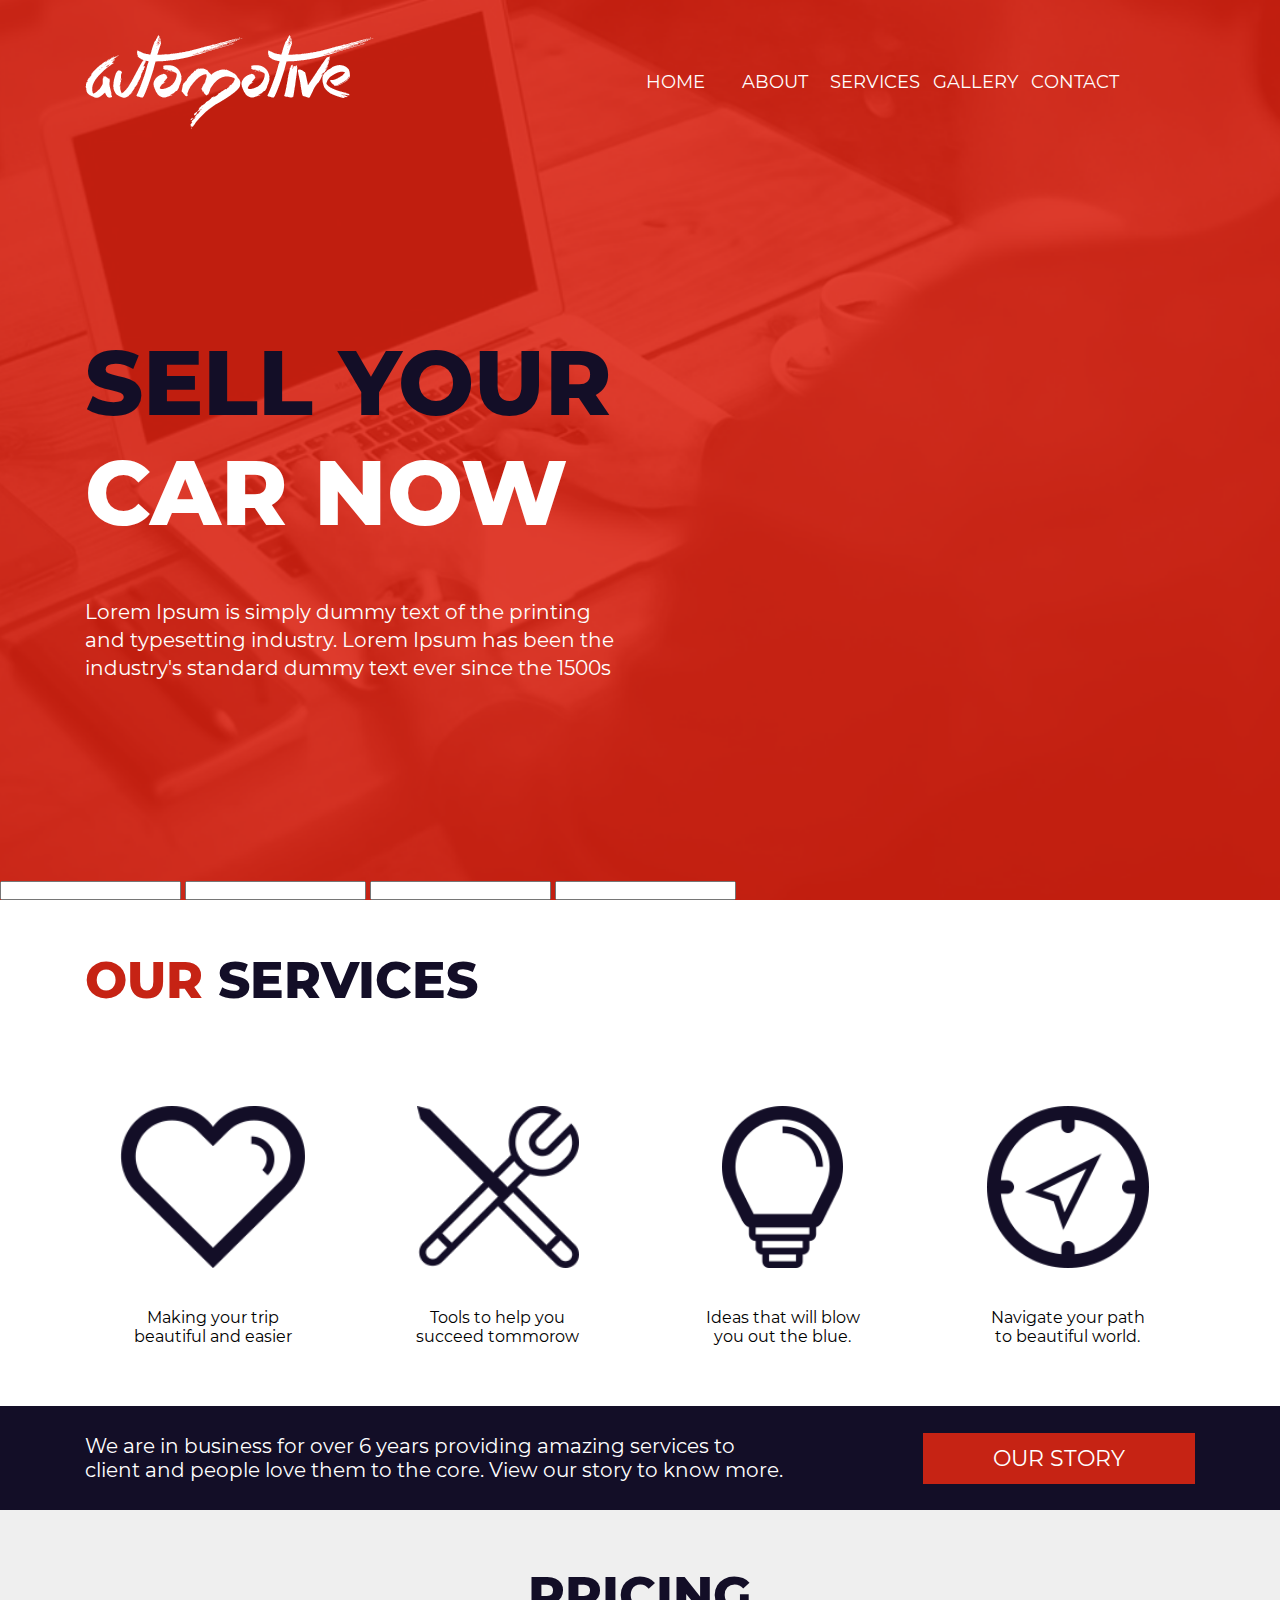
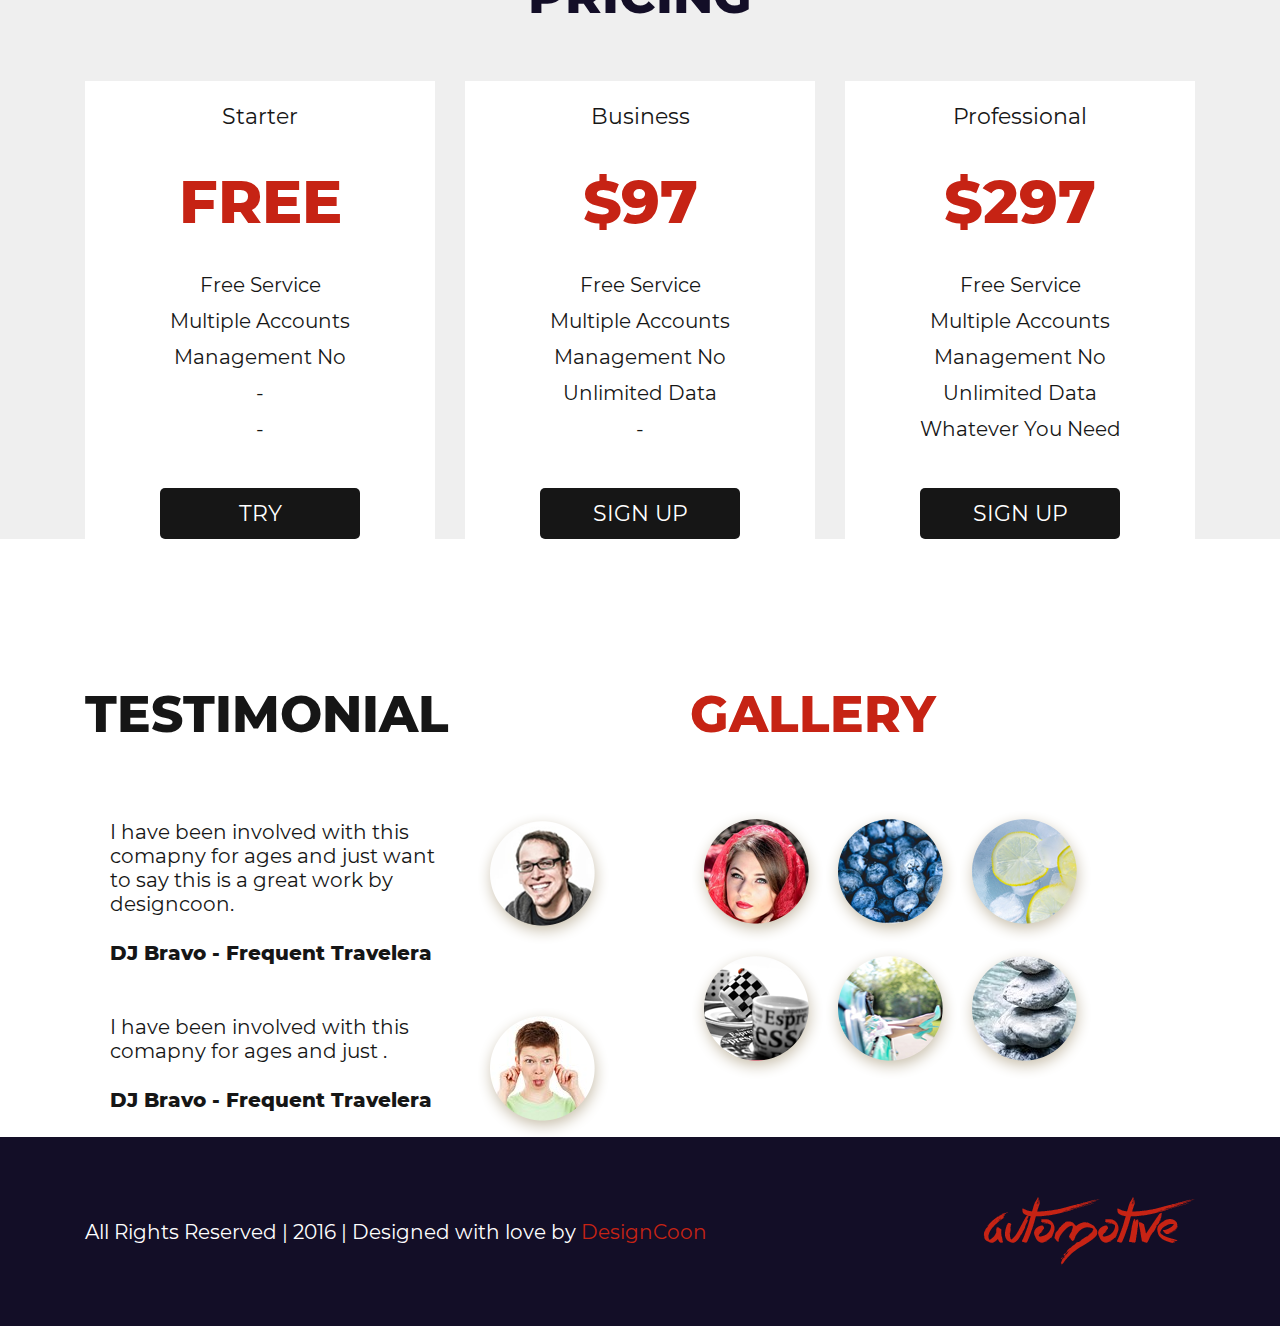
<file: index.html>
<!DOCTYPE html>
<html lang="en">


<body>

    <head>
        <meta charset="UTF-8">
        <meta name="viewport" content="width=device-width, initial-scale=1.0">
        <title>Automative</title>
        <link rel="stylesheet" href="css/fonts.css">
        <link rel="stylesheet" href="css/style.css">
        <link rel="stylesheet" href="css/media.css">
    </head>

    <header class="header d-flex flex-column ">
        <nav class="nav ">
            <div class="container d-flex justify-content-between align-items-center">
                <a href=""><img src="img/Logo.png" alt="" class="logo"></a>
                <ul class="nav__list d-flex justify-content-between">
                    <li><a href="" class="nav__link">HOME</a></li>
                    <li><a href="" class="nav__link">ABOUT</a></li>
                    <li><a href="" class="nav__link">SERVICES</a></li>
                    <li><a href="" class="nav__link">GALLERY</a></li>
                    <li><a href="" class="nav__link">CONTACT</a></li>
                </ul>
            </div>
        </nav>
        <div class="container d-flex flex-column flex-grow-1 justify-content-center align-items-start">
            <h1 class="header__title ">SELL YOUR <span class="header__title_color">CAR NOW</span> </h1>
            <p class="header__text">Lorem Ipsum is simply dummy text of the printing and typesetting industry. Lorem
                Ipsum has been the industry's standard dummy text ever since the 1500s</p>
        </div>
        <form class="form">
            <input type="text">
            <input type="text">
            <input type="text">
            <input type="text">
        </form>

    </header>
    <main class="main">
        <section class="services">
            <div class="container">
                <h3 class="services__title"> <span class="services__title_color">OUR</span> SERVICES</h3>
                <div class="row">
                    <div class="col-3">
                        <div class="icon d-flex flex-column align-items-center">
                            <img class="icon__img" src="img/heart.png" alt="">
                            <p class="icon__text text-center">Making your trip
                                beautiful and easier</p>
                        </div>
                    </div>
                    <div class="col-3">
                        <div class="icon d-flex flex-column align-items-center">
                            <img class="icon__img" src="img/tools.png" alt="">
                            <p class="icon__text text-center">Tools to help you
                                succeed tommorow</p>
                        </div>
                    </div>
                    <div class="col-3">
                        <div class="icon d-flex flex-column align-items-center">
                            <img class="icon__img" src="img/light.png" alt="">
                            <p class="icon__text text-center">Ideas that will blow
                                you out the blue.</p>
                        </div>
                    </div>
                    <div class="col-3">
                        <div class="icon d-flex flex-column align-items-center">
                            <img class="icon__img" src="img/time.png" alt="">
                            <p class="icon__text text-center">Navigate your path
                                to beautiful world.</p>
                        </div>
                    </div>
                </div>

            </div>
        </section>
        <section class="story">
            <div class="container d-flex justify-content-between align-items-center">
                <p class="story__text">We are in business for over 6 years providing amazing services to client
                    and people love them to the core. View our story to know more.</p>
                <a class="story__link" href="">OUR STORY</a>
            </div>
        </section>
        <section class="pricing">
            <div class="container">
                <h3 class="pricing__title text-center">PRICING</h3>
                <div class="row">
                    <div class="col-4">
                        <div class="card text-center">
                            <p class="card__name">Starter</p>
                            <p class="card__price">FREE</p>
                            <ul class="card__list">
                                <li class="card__item">Free Service</li>
                                <li class="card__item">Multiple Accounts</li>
                                <li class="card__item">Management No</li>
                                <li class="card__item">-</li>
                                <li class="card__item">-</li>
                            </ul>
                            <a href="#!" class="card__link d-flex align-items-center justify-content-center"> TRY</a>
                        </div>
                    </div>
                    <div class="col-4">
                        <div class="card text-center">
                            <p class="card__name">Business</p>
                            <p class="card__price">$97</p>
                            <ul class="card__list">
                                <li class="card__item">Free Service</li>
                                <li class="card__item">Multiple Accounts</li>
                                <li class="card__item">Management No</li>
                                <li class="card__item">Unlimited Data</li>
                                <li class="card__item">-</li>
                            </ul>
                            <a href="#!" class="card__link d-flex align-items-center justify-content-center"> SIGN
                                UP</a>
                        </div>
                    </div>
                    <div class="col-4">
                        <div class="card text-center">
                            <p class="card__name">Professional</p>
                            <p class="card__price">$297</p>
                            <ul class="card__list">
                                <li class="card__item">Free Service</li>
                                <li class="card__item">Multiple Accounts</li>
                                <li class="card__item">Management No</li>
                                <li class="card__item">Unlimited Data</li>
                                <li class="card__item">Whatever You Need</li>
                            </ul>
                            <a href="#!" class="card__link d-flex align-items-center justify-content-center"> SIGN
                                UP</a>
                        </div>
                    </div>
                </div>
            </div>

        </section>
        <section class="works">
            <div class="container d-flex">
                <div class="row">
                    <div class="col-6">
                        <div class="left">
                            <p class="left__title">TESTIMONIAL</p>
                            <a href="#!" class="left__link d-flex flex-column flex-wrap">
                                <p class="left__title__text">I have been involved with this comapny for ages and just
                                    want to say this is a great work by designcoon.</p>
                                <p class="left__title__name">DJ Bravo - Frequent Travelera</p>
                                <img src="img/men.png" alt="" class="right__title__img">
                              
                            </a>
                            <a href="#!" class="left__link d-flex flex-column flex-wrap">
                                <p class="left__title__text">I have been involved with this comapny for ages and just .</p>
                                <p class="left__title__name">DJ Bravo - Frequent Travelera</p>
                                <img src="img/women.png" alt="" class="right__title__img">

                            </a>

                        </div>

                    </div>
                    <div class="col-6">
                        <div class="right">
                            <p class="right__title">GALLERY</p>
                            <div class="row">
                                <div class="col-3">
                                    <img src="img/women_red.png" alt="">
                                </div>
                                <div class="col-3">
                                    <img src="img/strawberry.png" alt="">
                                </div>
                                <div class="col-3">
                                    <img src="img/lemon.png" alt="">
                                </div>
                               
                            </div>
                            <div class="row">
                                <div class="col-3">
                                    <img src="img/cup.png" alt="">
                                </div>
                                <div class="col-3">
                                    <img src="img/shoes.png" alt="">
                                </div>
                                <div class="col-3">
                                    <img src="img/stone.png" alt="">
                                </div>
                               
                            </div>


                        </div>
                    </div>


                </div>



            </div>
            </div>
        </section>
    </main>
    <footer class="footer ">
        <div class="container d-flex justify-content-between align-items-center">
        <p class="footer__text">All Rights Reserved |  2016  |  Designed with love by <span class="footer__span"> DesignCoon</span></p>
      
        <a href="" class="footer__link"> <img class="logo_red" src="img/Logo_red.png" alt=""></a>
    </div>
    </footer>

</body>

</html>
</file>
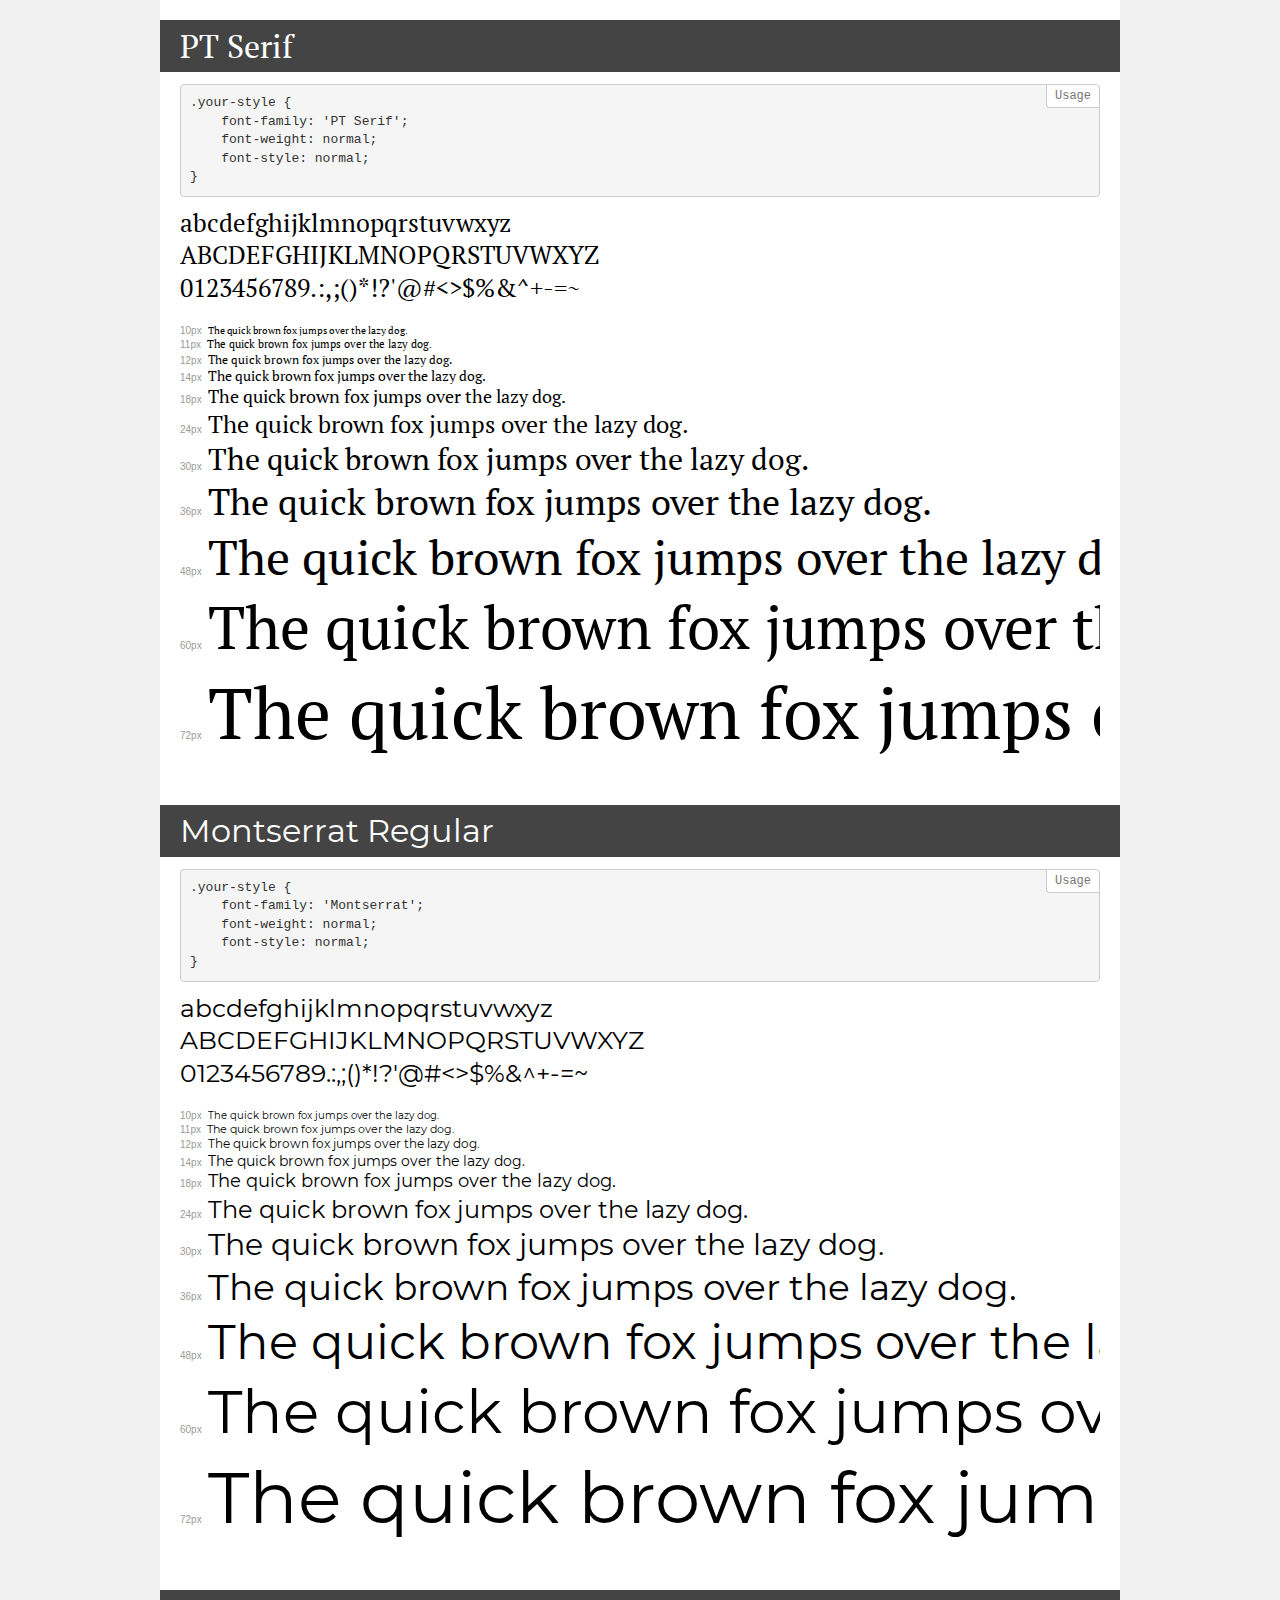
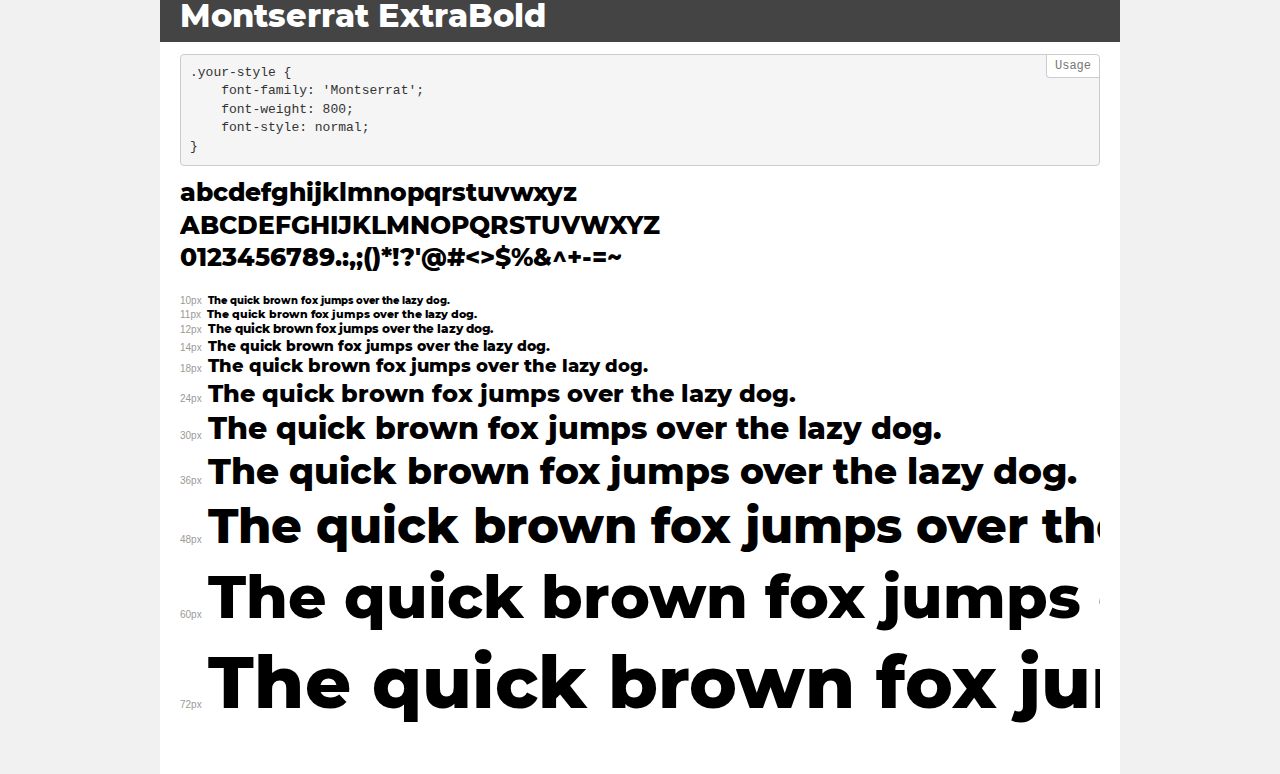
<file: fonts/demo.html>
<!DOCTYPE html>
<html>
<head>
    <meta charset="utf-8">
    <meta http-equiv="X-UA-Compatible" content="IE=edge">
    <meta name="viewport" content="width=device-width, initial-scale=1">
    <meta name="robots" content="noindex, noarchive">
    <meta name="format-detection" content="telephone=no">
    <title>Transfonter demo</title>
    <link href="stylesheet.css" rel="stylesheet">
    <style>
        /*
        http://meyerweb.com/eric/tools/css/reset/
        v2.0 | 20110126
        License: none (public domain)
        */
        html, body, div, span, applet, object, iframe,
        h1, h2, h3, h4, h5, h6, p, blockquote, pre,
        a, abbr, acronym, address, big, cite, code,
        del, dfn, em, img, ins, kbd, q, s, samp,
        small, strike, strong, sub, sup, tt, var,
        b, u, i, center,
        dl, dt, dd, ol, ul, li,
        fieldset, form, label, legend,
        table, caption, tbody, tfoot, thead, tr, th, td,
        article, aside, canvas, details, embed,
        figure, figcaption, footer, header, hgroup,
        menu, nav, output, ruby, section, summary,
        time, mark, audio, video {
            margin: 0;
            padding: 0;
            border: 0;
            font-size: 100%;
            font: inherit;
            vertical-align: baseline;
        }
        /* HTML5 display-role reset for older browsers */
        article, aside, details, figcaption, figure,
        footer, header, hgroup, menu, nav, section {
            display: block;
        }
        body {
            line-height: 1;
        }
        ol, ul {
            list-style: none;
        }
        blockquote, q {
            quotes: none;
        }
        blockquote:before, blockquote:after,
        q:before, q:after {
            content: '';
            content: none;
        }
        table {
            border-collapse: collapse;
            border-spacing: 0;
        }
        /* common styles */
        body {
            background: #f1f1f1;
            color: #000;
        }
        .page {
            background: #fff;
            width: 920px;
            margin: 0 auto;
            padding: 20px 20px 0 20px;
            overflow: hidden;
        }
        .font-container {
            overflow-x: auto;
            overflow-y: hidden;
            margin-bottom: 40px;
            line-height: 1.3;
            white-space: nowrap;
            padding-bottom: 5px;
        }
        h1 {
            position: relative;
            background: #444;
            font-size: 32px;
            color: #fff;
            padding: 10px 20px;
            margin: 0 -20px 12px -20px;
        }
        .letters {
            font-size: 25px;
            margin-bottom: 20px;
        }
        .s10:before {
            content: '10px';
        }
        .s11:before {
            content: '11px';
        }
        .s12:before {
            content: '12px';
        }
        .s14:before {
            content: '14px';
        }
        .s18:before {
            content: '18px';
        }
        .s24:before {
            content: '24px';
        }
        .s30:before {
            content: '30px';
        }
        .s36:before {
            content: '36px';
        }
        .s48:before {
            content: '48px';
        }
        .s60:before {
            content: '60px';
        }
        .s72:before {
            content: '72px';
        }
        .s10:before, .s11:before, .s12:before, .s14:before,
        .s18:before, .s24:before, .s30:before, .s36:before,
        .s48:before, .s60:before, .s72:before {
            font-family: Arial, sans-serif;
            font-size: 10px;
            font-weight: normal;
            font-style: normal;
            color: #999;
            padding-right: 6px;
        }
        pre {
            display: block;
            position: relative;
            padding: 9px;
            margin: 0 0 10px;
            font-family: Monaco, Menlo, Consolas, "Courier New", monospace !important;
            font-size: 13px;
            line-height: 1.428571429;
            color: #333;
            font-weight: normal !important;
            font-style: normal !important;
            background-color: #f5f5f5;
            border: 1px solid #ccc;
            overflow-x: auto;
            border-radius: 4px;
        }
        pre:after {
            display: block;
            position: absolute;
            right: 0;
            top: 0;
            content: 'Usage';
            line-height: 1;
            padding: 5px 8px;
            font-size: 12px;
            color: #767676;
            background-color: #fff;
            border: 1px solid #ccc;
            border-right: none;
            border-top: none;
            border-radius: 0 4px 0 4px;
            z-index: 10;
        }
        /* responsive */
        @media (max-width: 959px) {
            .page {
                width: auto;
                margin: 0;
            }
        }
    </style>
</head>
<body>
<div class="page">
    <div class="demo" style="font-family: 'PT Serif'; font-weight: normal; font-style: normal;">
        <h1>PT Serif</h1>
        <pre>.your-style {
    font-family: 'PT Serif';
    font-weight: normal;
    font-style: normal;
}</pre>
        <div class="font-container">
            <p class="letters">
                abcdefghijklmnopqrstuvwxyz<br>
ABCDEFGHIJKLMNOPQRSTUVWXYZ<br>
                0123456789.:,;()*!?'@#<>$%&^+-=~
            </p>
            <p class="s10" style="font-size: 10px;">The quick brown fox jumps over the lazy dog.</p>
            <p class="s11" style="font-size: 11px;">The quick brown fox jumps over the lazy dog.</p>
            <p class="s12" style="font-size: 12px;">The quick brown fox jumps over the lazy dog.</p>
            <p class="s14" style="font-size: 14px;">The quick brown fox jumps over the lazy dog.</p>
            <p class="s18" style="font-size: 18px;">The quick brown fox jumps over the lazy dog.</p>
            <p class="s24" style="font-size: 24px;">The quick brown fox jumps over the lazy dog.</p>
            <p class="s30" style="font-size: 30px;">The quick brown fox jumps over the lazy dog.</p>
            <p class="s36" style="font-size: 36px;">The quick brown fox jumps over the lazy dog.</p>
            <p class="s48" style="font-size: 48px;">The quick brown fox jumps over the lazy dog.</p>
            <p class="s60" style="font-size: 60px;">The quick brown fox jumps over the lazy dog.</p>
            <p class="s72" style="font-size: 72px;">The quick brown fox jumps over the lazy dog.</p>
        </div>
    </div>
    <div class="demo" style="font-family: 'Montserrat'; font-weight: normal; font-style: normal;">
        <h1>Montserrat Regular</h1>
        <pre>.your-style {
    font-family: 'Montserrat';
    font-weight: normal;
    font-style: normal;
}</pre>
        <div class="font-container">
            <p class="letters">
                abcdefghijklmnopqrstuvwxyz<br>
ABCDEFGHIJKLMNOPQRSTUVWXYZ<br>
                0123456789.:,;()*!?'@#<>$%&^+-=~
            </p>
            <p class="s10" style="font-size: 10px;">The quick brown fox jumps over the lazy dog.</p>
            <p class="s11" style="font-size: 11px;">The quick brown fox jumps over the lazy dog.</p>
            <p class="s12" style="font-size: 12px;">The quick brown fox jumps over the lazy dog.</p>
            <p class="s14" style="font-size: 14px;">The quick brown fox jumps over the lazy dog.</p>
            <p class="s18" style="font-size: 18px;">The quick brown fox jumps over the lazy dog.</p>
            <p class="s24" style="font-size: 24px;">The quick brown fox jumps over the lazy dog.</p>
            <p class="s30" style="font-size: 30px;">The quick brown fox jumps over the lazy dog.</p>
            <p class="s36" style="font-size: 36px;">The quick brown fox jumps over the lazy dog.</p>
            <p class="s48" style="font-size: 48px;">The quick brown fox jumps over the lazy dog.</p>
            <p class="s60" style="font-size: 60px;">The quick brown fox jumps over the lazy dog.</p>
            <p class="s72" style="font-size: 72px;">The quick brown fox jumps over the lazy dog.</p>
        </div>
    </div>
    <div class="demo" style="font-family: 'Montserrat'; font-weight: 800; font-style: normal;">
        <h1>Montserrat ExtraBold</h1>
        <pre>.your-style {
    font-family: 'Montserrat';
    font-weight: 800;
    font-style: normal;
}</pre>
        <div class="font-container">
            <p class="letters">
                abcdefghijklmnopqrstuvwxyz<br>
ABCDEFGHIJKLMNOPQRSTUVWXYZ<br>
                0123456789.:,;()*!?'@#<>$%&^+-=~
            </p>
            <p class="s10" style="font-size: 10px;">The quick brown fox jumps over the lazy dog.</p>
            <p class="s11" style="font-size: 11px;">The quick brown fox jumps over the lazy dog.</p>
            <p class="s12" style="font-size: 12px;">The quick brown fox jumps over the lazy dog.</p>
            <p class="s14" style="font-size: 14px;">The quick brown fox jumps over the lazy dog.</p>
            <p class="s18" style="font-size: 18px;">The quick brown fox jumps over the lazy dog.</p>
            <p class="s24" style="font-size: 24px;">The quick brown fox jumps over the lazy dog.</p>
            <p class="s30" style="font-size: 30px;">The quick brown fox jumps over the lazy dog.</p>
            <p class="s36" style="font-size: 36px;">The quick brown fox jumps over the lazy dog.</p>
            <p class="s48" style="font-size: 48px;">The quick brown fox jumps over the lazy dog.</p>
            <p class="s60" style="font-size: 60px;">The quick brown fox jumps over the lazy dog.</p>
            <p class="s72" style="font-size: 72px;">The quick brown fox jumps over the lazy dog.</p>
        </div>
    </div>
</div>
</body>
</html>
</file>
<file: css/fonts.css>
@font-face {
    font-family: 'PT Serif';
    src: url('../fonts/PTSerif-Regular.eot');
    src: url('../fonts/PTSerif-Regular.eot?#iefix') format('embedded-opentype'),
        url('../fonts/PTSerif-Regular.woff2') format('woff2'),
        url('../fonts/PTSerif-Regular.woff') format('woff'),
        url('../fonts/PTSerif-Regular.ttf') format('truetype');
    font-weight: normal;
    font-style: normal;
}

@font-face {
    font-family: 'Montserrat';
    src: url('../fonts/Montserrat-Regular.eot');
    src: url('../fonts/Montserrat-Regular.eot?#iefix') format('embedded-opentype'),
        url('../fonts/Montserrat-Regular.woff2') format('woff2'),
        url('../fonts/Montserrat-Regular.woff') format('woff'),
        url('../fonts/Montserrat-Regular.ttf') format('truetype');
    font-weight: normal;
    font-style: normal;
}

@font-face {
    font-family: 'Montserrat';
    src: url('../fonts/Montserrat-ExtraBold.eot');
    src: url('../fonts/Montserrat-ExtraBold.eot?#iefix') format('embedded-opentype'),
        url('../fonts/Montserrat-ExtraBold.woff2') format('woff2'),
        url('../fonts/Montserrat-ExtraBold.woff') format('woff'),
        url('../fonts/Montserrat-ExtraBold.ttf') format('truetype');
    font-weight: 800;
    font-style: normal;
}
</file>
<file: css/style.css>
:root {
    --white: #fff;
    --black: #161616;
    --dark-blue: #130e27;
    --red: #c62314;
    --gray: #efefef;

    --col-1: calc(100% / 12);
    --col-2: calc(100% / 12 * 2);
    --col-3: calc(100% / 12 * 3);
    --col-4: calc(100% / 12 * 4);
    --col-5: calc(100% / 12 * 5);
    --col-6: calc(100% / 12 * 6);
    --col-7: calc(100% / 12 * 7);
    --col-8: calc(100% / 12 * 8);
    --col-9: calc(100% / 12 * 9);
    --col-10: calc(100% / 12 * 10);
    --col-11: calc(100% / 12 * 11);
    --col-12: 100%;
}

body {
    overflow-x: hidden;
}

.col-1 {
    width: var(--col-1);
    padding: 0 15px;
}

.col-2 {
    width: var(--col-2);
    padding: 0 15px;
}

.col-3 {
    width: var(--col-3);
    padding: 0 15px;
}

.col-4 {
    width: var(--col-4);
    padding: 0 15px;
}

.col-5 {
    width: var(--col-5);
    padding: 0 15px;
}

.col-6 {
    width: var(--col-6);
    padding: 0 15px;
}

.col-7 {
    width: var(--col-7);
    padding: 0 15px;
}

.col-8 {
    width: var(--col-8);
    padding: 0 15px;
}

.col-9 {
    width: var(--col-9);
    padding: 0 15px;
}

.col-10 {
    width: var(--col-10);
    padding: 0 15px;
}

.col-11 {
    width: var(--col-11);
    padding: 0 15px;
}

.col-12 {
    width: var(--col-12);
    padding: 0 15px;
}

.container {
    width: 100%;
    max-width: 1140px;
    padding: 0 15px;
    margin: 0 auto;
}

.row {
    display: flex;
    flex-wrap: wrap;
    margin: 0 -15px;
}

.d-flex {
    display: flex;
}

.justify-content-start {
    justify-content: flex-start;
}

.justify-content-end {
    justify-content: flex-end;
}

.justify-content-center {
    justify-content: center;
}

.justify-content-between {
    justify-content: space-between;
}
.align-content-between {
    align-content: space-between;
}

.align-items-center {
    align-items: center;
}

.align-items-start {
    align-items: flex-start;
}

.align-items-end {
    align-items: flex-end;
}

.flex-column {
    flex-direction: column;
}

.flex-wrap {
    flex-wrap: wrap;
}

.flex-grow-1 {
    flex-grow: 1;
}

.text-center {
    text-align: center;
}

* {
    margin: 0;
    padding: 0;
    box-sizing: border-box;
}

a {
    text-decoration: none;
}

li {
    list-style: none;
}

body {
    font-family: 'Montserrat', sans-serif;
}
/* header  */
.header{
    background: url('../img/header.png') no-repeat center/cover;
    height: 100vh;
}
.nav{
    padding-top: 35px;
}
.logo{
    display: block;
}
.nav__list{
    margin-right: 70px;
}
.nav__link{
    /* margin-right: 25px;
    font-size: 18px;
    color: var(--white);
   
font-weight: 400;
    transition: 0.3s;
    
       */
      color: var(--white);
      font-size: 18px;
      font-weight: 400;
      width: 100px;
      height: 50px;
      display: flex;
      align-items: center;
      justify-content: center;
      transition: 0.3s;
      border-radius: 20px;
}
.nav__link:hover{
    background: var(--black);
    
}
.header__title{
    font-size: 90px;
    color: var(--dark-blue);
    font-weight: 700;
    width: 550px;
    margin-bottom: 50px;
}
.header__title_color{
    color: var(--white);
}
.header__text{
    color: var(--white);
    font-size: 20px;
    width: 550px;
    
   
        line-height: 1.4;
      

}

/* header end  */

/* services  */
.services__title{
font-size: 50px;
color: var(--dark-blue);
margin-top: 50px;
margin-bottom: 95px;
}
.services__title_color{
    color: var(--red);
}
.icon__img{
    height: 162px;
    object-fit: cover;
}
.icon__text{
    width:172px;
    margin-bottom: 60px;
    margin-top: 40px;
}
/* services end  */
/* story  */
.story{
    background: var(--dark-blue);
}
.story__text{
    font-size: 20px;
    color: var(--white);
    width: 700px;
    padding: 28px 0;
    margin-right: 30px;
}
.story__link{
    font-size: 22px;
    background: var(--red);
    display: inline-block;
    padding: 12px 70px;
    color: var(--white);
}
/* story end  */

/* pricing  */

.pricing{
    background: var(--gray);
}
.card{
    background: var(--white);
}
.pricing__title{
   padding: 55px;
   font-size: 50px;
   color: var(--dark-blue);
}
.card__name{
    padding-top: 22px;
    font-size: 22px;
    color: var(--black);
}
.card__price{
    margin: 35px 0;
    font-size: 60px;
    color: var(--red);
    font-weight: 700;
}
.card__item{
    font-size: 20px;
    color: var(--black);
    margin-bottom: 12px;
}
.card__link{
    font-size: 22px;
    color: var(--white);
    padding-top: 12px;
    padding-bottom: 12px;
    width: 200px;
    background: var(--black);
    display: inline-block;
    border-radius: 5px;
    margin-top: 35px;
    transition: 0.3s;
}
.card__link:hover{
    background: var(--red);
}
/* pricing end  */

.left__title{
    font-size: 50px;
    color: var(--black);
    margin-top: 145px;
    font-weight: 700;
    margin-bottom: 50px;
}
.left__title__text{
    font-size: 20px;
    color: var(--black);
    width: 330px;
    margin-bottom: 25px;
    
}
.left__title__name{
    font-size: 20px;
    color: var(--black);
    font-weight: 700;
    
}
.left__link{
    display: inline-block;
    padding-top: 25px;
    padding-bottom: 25px;
    padding-left: 25px;
    padding-right: 70px;
    position: relative;
    width: 455px;
    
}
.right{
    margin-left: 35px;
}

.right__title__img{
    display: block;
    position: absolute;
    right: -70px;
    top: 17px;
}
.left__link:hover{
    background: #efefef;
}
.right__title{
    font-size: 50px;
    color: var(--red);
    margin-top: 145px;
    font-weight: 700;
    margin-bottom: 65px;
}

/* footer  */
.footer{
    background: #130e27;
}
.logo_red{
    margin-top: 60px;
    margin-bottom: 60px;
    display: block;
}
.footer__text{
    font-size: 20px;
    color: var(--white);
}
.footer__span{
    color: var(--red);
}
/* footer end */
</file>
<file: css/media.css>
@media (max-width: 1200px) {
  
 }
 
 @media (max-width: 992px) {
     
 
 }
 @media (max-width: 768px) {
   
 }
 @media (max-width: 576px) {
     
   
 }
 @media (max-width: 320px){
     
 }
</file>
<file: fonts/stylesheet.css>
@font-face {
    font-family: 'PT Serif';
    src: url('PTSerif-Regular.eot');
    src: url('PTSerif-Regular.eot?#iefix') format('embedded-opentype'),
        url('PTSerif-Regular.woff2') format('woff2'),
        url('PTSerif-Regular.woff') format('woff'),
        url('PTSerif-Regular.ttf') format('truetype');
    font-weight: normal;
    font-style: normal;
}

@font-face {
    font-family: 'Montserrat';
    src: url('Montserrat-Regular.eot');
    src: url('Montserrat-Regular.eot?#iefix') format('embedded-opentype'),
        url('Montserrat-Regular.woff2') format('woff2'),
        url('Montserrat-Regular.woff') format('woff'),
        url('Montserrat-Regular.ttf') format('truetype');
    font-weight: normal;
    font-style: normal;
}

@font-face {
    font-family: 'Montserrat';
    src: url('Montserrat-ExtraBold.eot');
    src: url('Montserrat-ExtraBold.eot?#iefix') format('embedded-opentype'),
        url('Montserrat-ExtraBold.woff2') format('woff2'),
        url('Montserrat-ExtraBold.woff') format('woff'),
        url('Montserrat-ExtraBold.ttf') format('truetype');
    font-weight: 800;
    font-style: normal;
}
</file>
